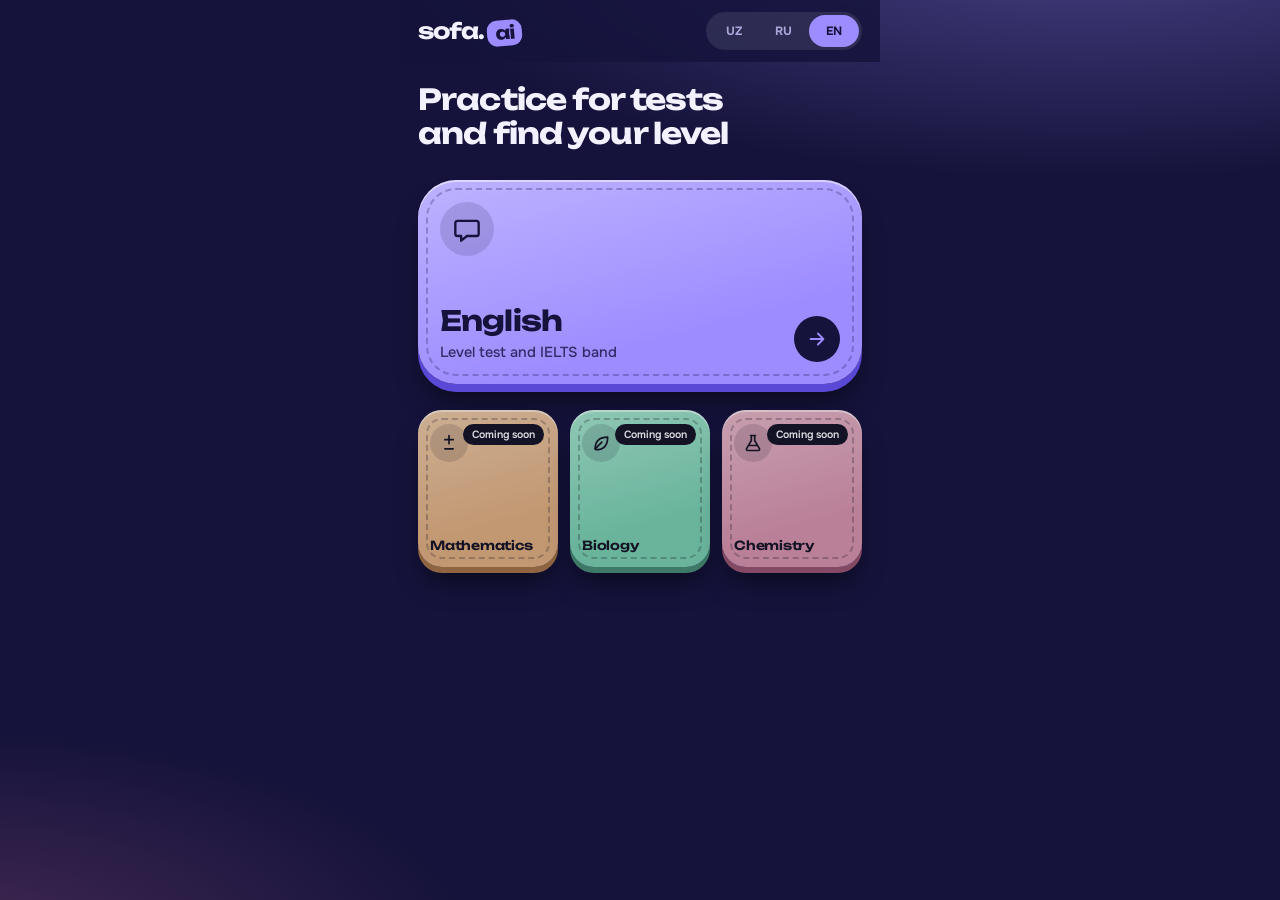
<file: index.html>
<!doctype html>
<html lang="uz">
<head>
  <meta charset="utf-8">
  <meta name="viewport" content="width=device-width, initial-scale=1, viewport-fit=cover">
  <meta name="theme-color" content="#15133b">
  <meta name="apple-mobile-web-app-capable" content="yes">
  <meta name="apple-mobile-web-app-status-bar-style" content="black-translucent">
  <title>sofa.ai</title>
  <link rel="manifest" href="manifest.json">
  <link rel="preconnect" href="https://fonts.googleapis.com">
  <link rel="preconnect" href="https://fonts.gstatic.com" crossorigin>
  <link href="https://fonts.googleapis.com/css2?family=Onest:wght@400;500;600;700&family=Unbounded:wght@500;600;700&display=swap" rel="stylesheet">
  <link rel="stylesheet" href="styles.css">
</head>
<body>
  <div id="app">
    <header class="bar">
      <div id="barLeft"></div>
      <div class="langs" id="langs" role="group" aria-label="Language">
        <span class="thumb"></span>
        <button type="button" data-lang="uz">UZ</button>
        <button type="button" data-lang="ru">RU</button>
        <button type="button" data-lang="en">EN</button>
      </div>
    </header>
    <main id="view" class="view"></main>
  </div>
  <div id="toast" class="toast" role="status" aria-live="polite"></div>
  <script>
    // Xato bo'lsa, ekranda ko'rsatadi (fayl yuklanmagan yoki kod xatosi)
    window.addEventListener("error", function (e) {
      var v = document.getElementById("view");
      if (!v) return;
      var msg = e.target && e.target.src ? "Fayl yuklanmadi: " + e.target.src.split("/").pop() : "Xato: " + (e.message || "noma'lum");
      var p = document.createElement("p");
      p.style.cssText = "padding:16px;color:#ffb3c7;font:15px/1.5 sans-serif;word-break:break-word";
      p.textContent = msg;
      v.appendChild(p);
    }, true);
  </script>
  <script src="i18n.js"></script>
  <script src="reading-data.js"></script>
  <script src="tests-data.js"></script>
  <script src="config.js"></script>
  <script src="app.js"></script>
  <script src="certificate.js"></script>
  <script src="ai.js"></script>
</body>
</html>
</file>
<file: styles.css>
/* sofa.ai: yostiqcha (cushion) dizayn tizimi */
:root {
  --ink: #15133b;
  --paper: #f4f1ff;
  --muted: #aaa6d8;

  --violet: #9d8cff; --violet-l: #bdb2ff; --violet-d: #5a48d6;
  --orange: #ffa24d; --orange-l: #ffbd80; --orange-d: #c46a17;
  --mint: #36dca6;   --mint-l: #6fecc3;   --mint-d: #129670;
  --pink: #ff7fb4;   --pink-d: #c4427e;   --pink-l: #ffa6ca;

  --display: "Unbounded", "Onest", system-ui, sans-serif;
  --body: "Onest", system-ui, -apple-system, "Segoe UI", Roboto, sans-serif;
}

* { box-sizing: border-box; -webkit-tap-highlight-color: transparent; }

html, body { margin: 0; }
body {
  min-height: 100vh;
  font-family: var(--body);
  font-size: 16px;
  color: var(--paper);
  background:
    radial-gradient(90% 45% at 85% -8%, rgba(157, 140, 255, .38), transparent 62%),
    radial-gradient(70% 40% at -5% 105%, rgba(255, 127, 180, .20), transparent 60%),
    var(--ink);
  background-attachment: fixed;
  overflow-x: hidden;
}

#app {
  max-width: 480px;
  margin: 0 auto;
  padding: 0 18px 40px;
}

:focus-visible { outline: 3px solid var(--paper); outline-offset: 3px; }

/* ---------- Tepa panel ---------- */
.bar {
  position: sticky; top: 0; z-index: 10;
  display: flex; align-items: center; justify-content: space-between;
  gap: 12px; min-height: 48px; margin: 0 -18px 20px; padding: 12px 18px;
  padding-top: max(12px, env(safe-area-inset-top));
  background: rgba(21, 19, 59, .8);
  -webkit-backdrop-filter: blur(12px); backdrop-filter: blur(12px);
}
.wordmark {
  font-family: var(--display); font-weight: 700; font-size: 22px; letter-spacing: -.04em;
}
.wordmark .chip {
  display: inline-block; margin-left: 2px; padding: 1px 8px 3px;
  background: var(--violet); color: var(--ink); border-radius: 10px;
  font-size: .82em; transform: rotate(-5deg);
  animation: wobble 1.1s .8s cubic-bezier(.3, 1.6, .5, 1) backwards;
}
.back {
  display: inline-flex; align-items: center; gap: 4px;
  background: rgba(255, 255, 255, .09); color: var(--paper); border: 0; border-radius: 999px;
  padding: 10px 16px 10px 10px; font: 600 14px var(--body); cursor: pointer;
  transition: transform .15s cubic-bezier(.3, 1.5, .5, 1), background .2s;
}
.back:active { transform: scale(.94); background: rgba(255, 255, 255, .16); }
.back svg { width: 20px; height: 20px; }

.langs {
  position: relative; display: grid; grid-template-columns: repeat(3, 1fr); flex: none;
  width: 156px; padding: 3px; border-radius: 999px; background: rgba(255, 255, 255, .09);
}
.langs .thumb {
  position: absolute; top: 3px; bottom: 3px; left: 3px;
  width: calc((100% - 6px) / 3); border-radius: 999px; background: var(--violet);
  transform: translateX(calc(var(--i, 0) * 100%));
  transition: transform .45s cubic-bezier(.3, 1.5, .5, 1);
}
.langs button {
  position: relative; z-index: 1; padding: 8px 0; border: 0; background: none;
  color: var(--muted); font: 700 12px var(--body); letter-spacing: .04em; cursor: pointer;
  transition: color .25s;
}
.langs button[aria-pressed="true"] { color: var(--ink); }

/* ---------- Matn ---------- */
.view { padding-bottom: 24px; }
h1 {
  margin: 0 0 10px; font-family: var(--display); font-weight: 700;
  font-size: 25px; line-height: 1.18; letter-spacing: -.03em;
}
h1.hero { font-size: 29px; margin-bottom: 30px; max-width: 12em; }
.lead { margin: 0 0 30px; max-width: 34em; color: var(--muted); font-size: 15.5px; line-height: 1.5; }
.note { margin: 30px 0 0; color: var(--muted); font-size: 12.5px; line-height: 1.5; }

/* ---------- Yostiqcha ---------- */
.stack { display: grid; gap: 26px; }
.row3  { display: grid; grid-template-columns: repeat(3, 1fr); gap: 22px 12px; }
.grid2 { display: grid; grid-template-columns: 1fr 1fr; gap: 26px 16px; }

.c-violet { --c: var(--violet); --cl: var(--violet-l); --cd: var(--violet-d); }
.c-orange { --c: var(--orange); --cl: var(--orange-l); --cd: var(--orange-d); }
.c-mint   { --c: var(--mint);   --cl: var(--mint-l);   --cd: var(--mint-d); }
.c-pink   { --c: var(--pink);   --cl: var(--pink-l);   --cd: var(--pink-d); }

.cushion {
  --r: 30px; --lift: 8px;
  position: relative; display: flex; flex-direction: column; width: 100%;
  padding: 18px; border: 0; border-radius: var(--r);
  text-align: left; font: inherit; color: var(--ink); cursor: pointer;
  background: linear-gradient(165deg, var(--cl), var(--c) 70%);
  box-shadow:
    inset 0 2px 0 rgba(255, 255, 255, .5),
    0 var(--lift) 0 var(--cd),
    0 calc(var(--lift) + 14px) 26px -6px rgba(0, 0, 0, .5);
  transition: transform .2s cubic-bezier(.3, 1.5, .5, 1), box-shadow .2s;
}
.cushion::after { /* tikuv chizig'i */
  content: ""; position: absolute; inset: 8px; border-radius: calc(var(--r) - 8px);
  border: 2px dashed rgba(21, 19, 59, .26); pointer-events: none;
}
.cushion:active {
  transform: translateY(calc(var(--lift) - 2px));
  box-shadow:
    inset 0 2px 0 rgba(255, 255, 255, .5),
    0 2px 0 var(--cd),
    0 8px 14px -6px rgba(0, 0, 0, .5);
}
.cushion.soon { filter: saturate(.5) brightness(.9); }

.cushion .ico {
  display: grid; place-items: center; width: 44px; height: 44px; flex: none;
  border-radius: 50%; background: rgba(21, 19, 59, .14); color: var(--ink);
}
.cushion .ico svg { width: 24px; height: 24px; }
.cushion .name { display: block; font-family: var(--display); font-weight: 600; letter-spacing: -.02em; }
.cushion .hint { display: block; margin-top: 6px; font-size: 14.5px; font-weight: 500; line-height: 1.4; opacity: .8; }
.badge {
  position: absolute; top: 14px; right: 14px; z-index: 1; padding: 4px 9px; border-radius: 999px;
  background: var(--ink); color: var(--paper); font-size: 10.5px; font-weight: 600; white-space: nowrap;
}

.cushion.big { --r: 38px; min-height: 204px; padding: 22px; justify-content: space-between; }
.cushion.big .ico { width: 54px; height: 54px; }
.cushion.big .ico svg { width: 28px; height: 28px; }
.cushion.big .name { font-size: 28px; font-weight: 700; line-height: 1.08; letter-spacing: -.03em; }
.cushion.big .txt { max-width: calc(100% - 62px); }
.go {
  position: absolute; right: 22px; bottom: 22px; z-index: 1; display: grid; place-items: center;
  width: 46px; height: 46px; border-radius: 50%; background: var(--ink); color: var(--c);
}
.go svg { width: 22px; height: 22px; animation: nudge 1.6s ease-in-out infinite; }

.cushion.small { --r: 24px; --lift: 6px; aspect-ratio: 1 / 1.12; padding: 14px 12px; justify-content: space-between; }
.cushion.small .ico { width: 38px; height: 38px; }
.cushion.small .ico svg { width: 20px; height: 20px; }
.cushion.small .name { font-size: 12.5px; word-break: break-word; }

.cushion.sq { aspect-ratio: 1 / 1; justify-content: space-between; }
.cushion.sq .name { font-size: 17px; }

.cushion.key { align-items: center; margin-top: 12px; padding: 19px; font-family: var(--display); font-weight: 600; font-size: 16px; }

/* ---------- Forma ---------- */
form { display: grid; gap: 20px; }
.field label { display: block; margin: 0 0 8px; font-size: 14px; font-weight: 600; }
.field input {
  width: 100%; padding: 16px 18px; border-radius: 18px; color: var(--paper);
  border: 2px solid rgba(255, 255, 255, .13); background: rgba(255, 255, 255, .07);
  font: 500 17px var(--body); transition: border-color .2s, box-shadow .25s, background .2s;
}
.field input::placeholder { color: rgba(170, 166, 216, .55); }
.field input:focus {
  outline: none; border-color: var(--violet); background: rgba(255, 255, 255, .1);
  box-shadow: 0 0 0 5px rgba(157, 140, 255, .22);
}
.err { margin-top: 7px; color: #ff9db8; font-size: 13.5px; font-weight: 500; }
.err:empty { display: none; }

.link {
  margin-top: 16px; padding: 8px 0; border: 0; background: none; cursor: pointer;
  color: var(--muted); font: 500 14px var(--body); text-decoration: underline;
}

/* ---------- Reading ---------- */
h2 { margin: 32px 0 12px; font-family: var(--display); font-weight: 600; font-size: 17px; letter-spacing: -.02em; }
.passage {
  padding: 22px 20px 6px; border-radius: 26px;
  background: rgba(255, 255, 255, .07); border: 1px solid rgba(255, 255, 255, .1);
}
.passage h2 { margin: 0 0 14px; font-size: 19px; line-height: 1.25; }
.passage p { margin: 0 0 16px; max-width: 38em; color: #e9e5ff; font-size: 16.5px; line-height: 1.7; }
.instr { margin: 34px 0 14px; color: var(--muted); font-size: 14px; line-height: 1.5; }
.q { margin: 0 0 24px; }
.qt { display: flex; align-items: flex-start; gap: 12px; margin-bottom: 12px; font-weight: 600; line-height: 1.45; }
.qn {
  display: grid; place-items: center; flex: none; width: 28px; height: 28px; border-radius: 9px;
  background: var(--violet); color: var(--ink); font: 700 13px var(--display);
}
.opts { display: grid; gap: 8px; padding-left: 40px; }
.opts.row { display: flex; flex-wrap: wrap; }
.opt {
  padding: 12px 15px; border-radius: 14px; border: 2px solid rgba(255, 255, 255, .15);
  background: transparent; color: var(--paper); text-align: left; cursor: pointer;
  font: 500 15px/1.35 var(--body);
  transition: background .15s, border-color .15s, color .15s, transform .18s cubic-bezier(.3, 1.5, .5, 1);
}
.opt:active { transform: scale(.96); }
.opt.on { background: var(--violet); border-color: var(--violet); color: var(--ink); font-weight: 600; }
.gapin {
  width: calc(100% - 40px); margin-left: 40px; padding: 14px 16px; border-radius: 14px; color: var(--paper);
  border: 2px solid rgba(255, 255, 255, .15); background: rgba(255, 255, 255, .07);
  font: 500 16px var(--body); transition: border-color .2s, box-shadow .25s;
}
.gapin:focus { outline: none; border-color: var(--violet); box-shadow: 0 0 0 5px rgba(157, 140, 255, .22); }
.cushion.finish { margin-top: 36px; }

.timer {
  display: inline-flex; align-items: center; gap: 8px; padding: 9px 14px; border-radius: 999px;
  background: rgba(255, 255, 255, .1); font: 700 15px var(--body); font-variant-numeric: tabular-nums;
}
.timer svg { width: 18px; height: 18px; }
.timer .cnt { padding-left: 8px; border-left: 2px solid rgba(255, 255, 255, .22); color: var(--muted); font-weight: 600; }
.timer.low { background: var(--pink); color: var(--ink); animation: pulse 1s ease-in-out infinite; }
.timer.low .cnt { border-color: rgba(21, 19, 59, .3); color: var(--ink); }
@keyframes pulse { 50% { transform: scale(1.07); } }

.cushion.static { cursor: default; }
.cushion.static:active {
  transform: none;
  box-shadow: inset 0 2px 0 rgba(255, 255, 255, .5), 0 var(--lift) 0 var(--cd), 0 calc(var(--lift) + 14px) 26px -6px rgba(0, 0, 0, .5);
}
.cushion.result { --r: 38px; min-height: 250px; padding: 24px; justify-content: space-between; }
.rl { font-weight: 600; font-size: 15px; }
.bignum { display: block; font-family: var(--display); font-weight: 700; font-size: 92px; line-height: 1; letter-spacing: -.05em; font-variant-numeric: tabular-nums; }
.chips { display: flex; flex-wrap: wrap; gap: 8px; }
.chip2 { padding: 7px 13px; border-radius: 999px; background: var(--ink); color: var(--paper); font-weight: 700; font-size: 13.5px; }

.tip {
  margin-bottom: 10px; padding: 14px 16px; border-radius: 16px; border-left: 5px solid var(--violet);
  background: rgba(255, 255, 255, .06); font-size: 15px; line-height: 1.5;
}
.tip.ok { border-color: var(--mint); }
.rv { display: flex; gap: 12px; padding: 14px 0; border-bottom: 1px solid rgba(255, 255, 255, .1); }
.rv .qn { background: var(--mint); }
.rv.bad .qn { background: var(--pink); }
.rq { margin-bottom: 5px; font-weight: 600; line-height: 1.4; }
.ra { color: var(--muted); font-size: 14.5px; line-height: 1.45; }
.ra b { color: var(--paper); }
.result + h2 { margin-top: 34px; }

/* ---------- Listening, Writing, Speaking, natija ---------- */
h3 { margin: 22px 0 10px; font-family: var(--display); font-weight: 600; font-size: 14px; color: var(--violet-l); }
.progress { margin: 0 0 24px; color: var(--muted); font-size: 14px; font-weight: 600; }
.cushion:disabled { cursor: default; }
.cushion.player { --r: 30px; flex-direction: row; align-items: center; gap: 16px; padding: 20px; margin-bottom: 26px; }
.cushion.player .name { font-size: 18px; }
.cushion.player .hint { margin-top: 3px; font-size: 13.5px; }
.cushion.player.live .ico { animation: pulse 1s ease-in-out infinite; }

.essay {
  width: 100%; min-height: 300px; margin-top: 18px; padding: 18px; resize: vertical; border-radius: 20px; color: var(--paper);
  border: 2px solid rgba(255, 255, 255, .13); background: rgba(255, 255, 255, .07); font: 500 16.5px/1.6 var(--body);
  transition: border-color .2s, box-shadow .25s;
}
.essay:focus { outline: none; border-color: var(--orange); box-shadow: 0 0 0 5px rgba(255, 162, 77, .2); }
.wc { display: flex; justify-content: space-between; gap: 12px; margin: 10px 4px 6px; color: var(--muted); font-size: 13.5px; }
.was { color: var(--muted); text-decoration: line-through; text-decoration-color: var(--pink); }

.loading { display: grid; justify-items: center; gap: 18px; padding: 50px 0; color: var(--muted); text-align: center; }
.spin { width: 46px; height: 46px; border-radius: 50%; border: 5px solid rgba(255, 255, 255, .14); border-top-color: var(--violet); animation: turn .9s linear infinite; }
@keyframes turn { to { transform: rotate(360deg); } }

.cue { margin: 4px 0 14px; padding-left: 22px; color: #e9e5ff; line-height: 1.6; }
.recbox { display: grid; justify-items: center; gap: 12px; padding: 30px 0 14px; }
.recbtn {
  display: grid; place-items: center; width: 108px; height: 108px; border: 0; border-radius: 50%; cursor: pointer;
  background: linear-gradient(165deg, var(--pink-l), var(--pink) 70%); color: var(--ink);
  box-shadow: inset 0 2px 0 rgba(255, 255, 255, .5), 0 8px 0 var(--pink-d), 0 22px 30px -8px rgba(0, 0, 0, .55);
  transition: transform .2s cubic-bezier(.3, 1.5, .5, 1), box-shadow .2s;
}
.recbtn svg { width: 44px; height: 44px; }
.recbtn:active { transform: translateY(6px); box-shadow: inset 0 2px 0 rgba(255, 255, 255, .5), 0 2px 0 var(--pink-d), 0 8px 14px -6px rgba(0, 0, 0, .5); }
.recbtn.on { animation: pulse 1.1s ease-in-out infinite; }
.rt { font-family: var(--display); font-weight: 600; font-size: 22px; font-variant-numeric: tabular-nums; }
.rl2 { color: var(--muted); font-weight: 600; font-size: 14.5px; }

.bars { display: grid; gap: 14px; }
.brow { display: grid; grid-template-columns: 112px 1fr 34px; align-items: center; gap: 12px; }
.bl { font-size: 14px; font-weight: 600; }
.bt { height: 14px; border-radius: 999px; background: rgba(255, 255, 255, .1); overflow: hidden; }
.bf { display: block; width: var(--w); height: 100%; border-radius: 999px; background: linear-gradient(90deg, var(--violet), var(--mint)); animation: grow 1s .45s cubic-bezier(.2, .8, .2, 1) backwards; }
@keyframes grow { from { width: 0; } }
.bv { font-family: var(--display); font-weight: 600; font-size: 14px; text-align: right; font-variant-numeric: tabular-nums; }

.cert { display: block; width: 100%; height: auto; margin: 0 0 24px; border-radius: 14px; cursor: zoom-in; box-shadow: 0 14px 40px rgba(0, 0, 0, .55); }

/* ---------- Xabar ---------- */
.toast {
  position: fixed; left: 50%; bottom: calc(28px + env(safe-area-inset-bottom)); z-index: 20;
  padding: 12px 22px; border-radius: 999px; background: var(--paper); color: var(--ink);
  font-weight: 700; font-size: 14px; box-shadow: 0 10px 30px rgba(0, 0, 0, .45);
  opacity: 0; pointer-events: none; transform: translate(-50%, 24px) scale(.9);
  transition: transform .4s cubic-bezier(.3, 1.6, .5, 1), opacity .2s;
}
.toast.show { opacity: 1; transform: translate(-50%, 0) scale(1); }

/* ---------- Harakat ---------- */
/* Asosiy lahza: yostiqchalar divanga tushib "o'tiradi" */
.drop { animation: land .95s var(--d, 0ms) cubic-bezier(.3, .7, .3, 1) backwards; }
@keyframes land {
  0%   { transform: translateY(-150%) scale(.95, 1.08); opacity: 0; }
  50%  { transform: translateY(0) scale(1.06, .88); opacity: 1; }
  70%  { transform: translateY(-5%) scale(.99, 1.03); }
  100% { transform: none; }
}
.enter-fwd  { animation: inFwd .38s cubic-bezier(.2, .8, .2, 1) backwards; }
.enter-back { animation: inBack .38s cubic-bezier(.2, .8, .2, 1) backwards; }
@keyframes inFwd  { from { opacity: 0; transform: translateX(34px); } }
@keyframes inBack { from { opacity: 0; transform: translateX(-34px); } }
@keyframes wobble { from { transform: rotate(-28deg) scale(.5); opacity: 0; } }
@keyframes nudge  { 50% { transform: translateX(5px); } }
.shake { animation: shake .42s; }
@keyframes shake {
  20% { transform: translateX(-8px) rotate(-1deg); }
  40% { transform: translateX(7px) rotate(1deg); }
  60% { transform: translateX(-5px); }
  80% { transform: translateX(3px); }
}

@media (prefers-reduced-motion: reduce) {
  *, *::before, *::after { animation: none !important; transition: none !important; }
}
</file>
